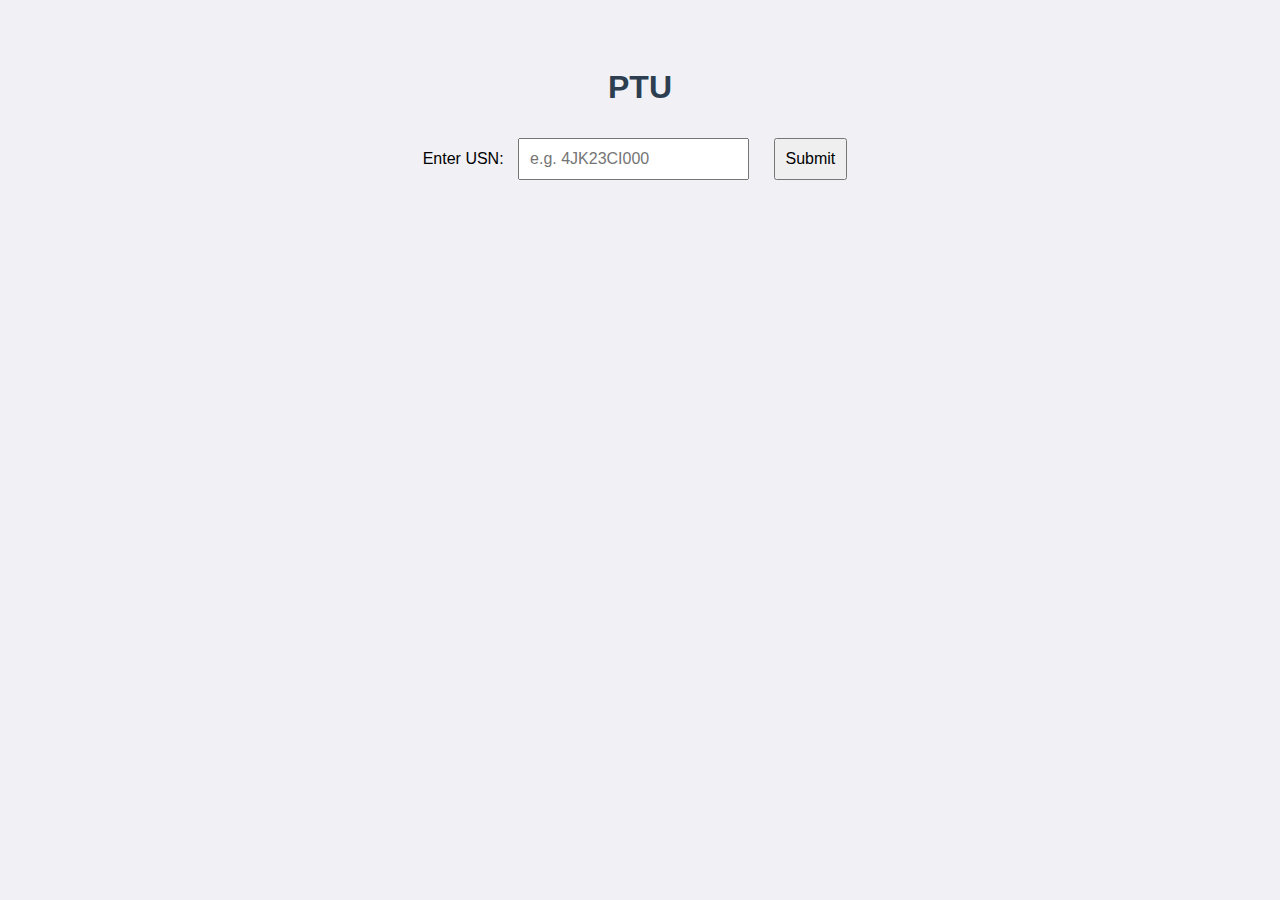
<file: index.html>
<!DOCTYPE html>
<html lang="en">
<head>
    <meta charset="UTF-8">
    <title>PTU</title>
    <style>
        body {
            font-family: Arial, sans-serif;
            padding: 40px;
            background-color: #f0f0f5;
            text-align: center;
        }
        h1 {
            color: #2c3e50;
        }
        input, button {
            padding: 10px;
            margin: 10px;
            font-size: 16px;
        }
        table {
            margin: 30px auto;
            width: 80%;
            border-collapse: collapse;
        }
        th, td {
            border: 1px solid #999;
            padding: 12px;
            text-align: center;
        }
        th {
            background-color: #333;
            color: white;
        }
        .pass {
            color: green;
            font-weight: bold;
        }
        .fail {
            color: red;
            font-weight: bold;
        }
    </style>
</head>
<body>

    <h1>PTU</h1>

    <label for="usnInput">Enter USN:</label>
    <input type="text" id="usnInput" placeholder="e.g. 4JK23CI000">
    <button onclick="showResult()">Submit</button>

    <div id="resultSection" style="display:none;">
        <table>
            <thead>
                <tr>
                    <th>USN</th>
                    <th>Name</th>
                    <th>Result</th>
                </tr>
            </thead>
            <tbody id="resultBody">
                <!-- Result row will appear here -->
            </tbody>
        </table>
    </div>

    <script>
        const students = [
            { usn: "4JK23CI001", name: "Adithya Raja anil", result: "Pass" },
            { usn: "4JK23CI002", name: "Abdu Rahman P N", result: "pass" },
            { usn: "4JK23CI005", name: "Adithya Jayan", result: "fail" },
            { usn: "4JK23CI006", name: "Adithyan M", result: "Fail" },
            { usn: "4JK23CI007", name: "Aditi Attupuram", result: "fail" },
            { usn: "4JK23CI008", name: "Ajay Manjunath Gowda", result: "pass" },
            { usn: "4JK23CI009", name: "Akash  R Chandran", result: "Pass" },
            { usn: "4JK23CI011", name: "Amisha Kotian", result: "Fail" },
            { usn: "4JK23CI012", name: "Ananya", result: "Fail" },
            { usn: "4JK23CI013", name: "Ananya", result: "Pass" },
            { usn: "4JK23CI014", name: "Anushri K R", result: "Pass" },
            { usn: "4JK23CI015", name: "Arelene Kanattu Regi", result: "Pass" },
            { usn: "4JK23CI016", name: "Ashaya A K", result: "Fail" },
            { usn: "4JK23CI017", name: "Ashwin Prakash C", result: "Fail" },
            { usn: "4JK23CI018", name: "Bhuvanashree K", result: "Pass" },
            { usn: "4JK23CI019", name: "Chethan C Malli", result: "Pass" },
            { usn: "4JK23CI020", name: "D M Moidin Mashook", result: "Fail" },
            { usn: "4JK23CI021", name: "Dhyan Gatty", result: "Pass" },
            { usn: "4JK23CI022", name: "famil v", result: "Fail" },
            { usn: "4JK23CI023", name: "Grahith Rao", result: "Pass" },
            { usn: "4JK23CI024", name: "Haneen", result: "Pass" },
            { usn: "4JK23CI025", name: "Harsha", result: "Pass" },
            { usn: "4JK23CI026", name: "harshith", result: "Fail" },
            { usn: "4JK23CI027", name: "joseph", result: "Fail" },
            { usn: "4JK23CI028", name: "Kavan Shetty", result: "Pass" },
            { usn: "4JK23CI029", name: "Mazin", result: "Pass" },
            { usn: "4JK23CI030", name: "Mishal", result: "Fail" },

            
            { usn: "4JK23CI040", name: "Pranam Shetty b d", result: "Pass" },
            { usn: "4JK23CI041", name: "Pratham", result: "Fail" },
            { usn: "4JK23CI042", name: "Pratheksha s naik", result: "Pass" },
            { usn: "4JK23CI043", name: "Prayag babu", result: "Fail" },
            { usn: "4JK23CI044", name: "Rohit talekar", result: "Fail" },
            { usn: "4JK23CI045", name: "S V Rajeshwari", result: "Fail" },
            { usn: "4JK23CI046", name: "Sameeksha uday shetty", result: "Pass" },
            { usn: "4JK23CI047", name: "Sandesh", result: "Fail" },
            { usn: "4JK23CI048", name: "Sanjana rao", result: "Pass" },
            { usn: "4JK23CI049", name: "Shaz omar", result: "pass" },
            { usn: "4JK23CI050", name: "Sharanya", result: "Fail" },
            { usn: "4JK23CI051", name: "Sharanya k", result: "Fail" },
            { usn: "4JK23CI052", name: "Shiea  S shutty", result: "Fail" },
            { usn: "4JK23CI053", name: "Shravyashree M S", result: "Fail" },
            { usn: "4JK23CI054", name: "Shreyank", result: "Pass" },
            { usn: "4JK23CI055", name: "Sidharth santhosha", result: "Fail" },
            { usn: "4JK23CI056", name: "Shyam krishna", result: "Pass" },
            { usn: "4JK23CI057", name: "Thanvi", result: "Fail" },
            { usn: "4JK23CI058", name: "U K Ahamed Shafeel", result: "Pass" },
            { usn: "4JK23CI059", name: "Venkat Sai", result: "Fail" },
            { usn: "4JK23CI060", name: "Vilas Raj", result: "Pass" },
            { usn: "4JK23CI061", name: "Vishnu B", result: "Fail" },
            { usn: "4JK23CI063", name: "Yashwantha Y", result: "Just Pass" },

              
        ];

        function showResult() {
            const input = document.getElementById('usnInput').value.trim().toUpperCase();
            const resultBody = document.getElementById('resultBody');
            const resultSection = document.getElementById('resultSection');

            // Clear previous result
            resultBody.innerHTML = '';

            // Search for the student
            const student = students.find(s => s.usn === input);

            if (student) {
                const row = `<tr>
                    <td>${student.usn}</td>
                    <td>${student.name}</td>
                    <td class="${student.result.toLowerCase()}">${student.result}</td>
                </tr>`;
                resultBody.innerHTML = row;
                resultSection.style.display = 'block';
            } else {
                resultBody.innerHTML = `<tr><td colspan="3">No result found for USN: ${input}</td></tr>`;
                resultSection.style.display = 'block';
            }
        }
    </script>

</body>
</html>
</file>
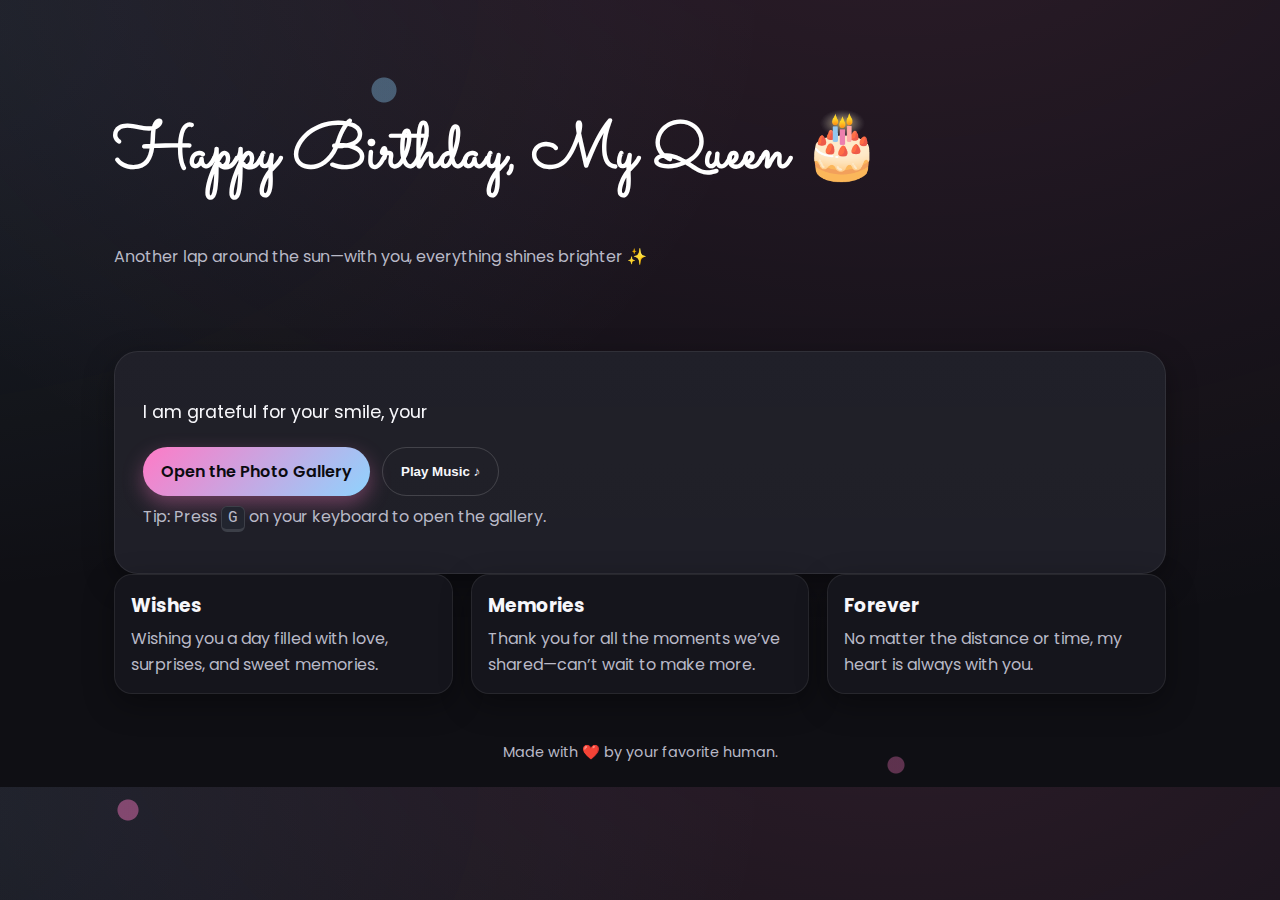
<file: birthday_website/index.html>
<!DOCTYPE html>
<html lang="en">
<head>
  <meta charset="UTF-8" />
  <meta name="viewport" content="width=device-width, initial-scale=1.0"/>
  <title>Happy Birthday, My Love 🎉</title>
  <link rel="preconnect" href="https://fonts.googleapis.com">
  <link rel="preconnect" href="https://fonts.gstatic.com" crossorigin>
  <link href="https://fonts.googleapis.com/css2?family=Poppins:wght@300;400;600;700&family=Sacramento&display=swap" rel="stylesheet">
  <link rel="stylesheet" href="styles.css" />
</head>
<body class="landing">
  <div class="floating-hearts" aria-hidden="true"></div>

  <header class="container">
    <h1 class="script">Happy Birthday, <span id="name">My Queen</span> 🎂</h1>
    <p class="tagline">Another lap around the sun—with you, everything shines brighter ✨</p>
  </header>

  <main class="container">
    <section class="card hero">
      <p class="typewriter" id="typewriter">
        I am grateful for your smile, your kindness, and your laugh. Today is for celebrating you—
        the most incredible girl in the world. I love you. 💖
      </p>
      <div class="cta-row">
        <a class="btn" href="gallery.html">Open the Photo Gallery</a>
        <button class="btn-outline" id="musicBtn" aria-pressed="false">Play Music ♪</button>
      </div>
      <p class="hint">Tip: Press <kbd>G</kbd> on your keyboard to open the gallery.</p>
    </section>

    <section class="row">
      <div class="mini-card">
        <h3>Wishes</h3>
        <p>Wishing you a day filled with love, surprises, and sweet memories.</p>
      </div>
      <div class="mini-card">
        <h3>Memories</h3>
        <p>Thank you for all the moments we’ve shared—can’t wait to make more.</p>
      </div>
      <div class="mini-card">
        <h3>Forever</h3>
        <p>No matter the distance or time, my heart is always with you.</p>
      </div>
    </section>
  </main>

  <footer class="container center small">
    Made with ❤️ by your favorite human.
  </footer>

  <audio id="song" preload="auto">
    <!-- Replace with your own mp3 if you have one, or remove this audio element -->
    <source src="https://cdn.pixabay.com/download/audio/2022/10/25/audio_0f4a3b7636.mp3?filename=romantic-ambient-124008.mp3" type="audio/mpeg">
  </audio>

  <script src="script.js"></script>
</body>
</html>
</file>
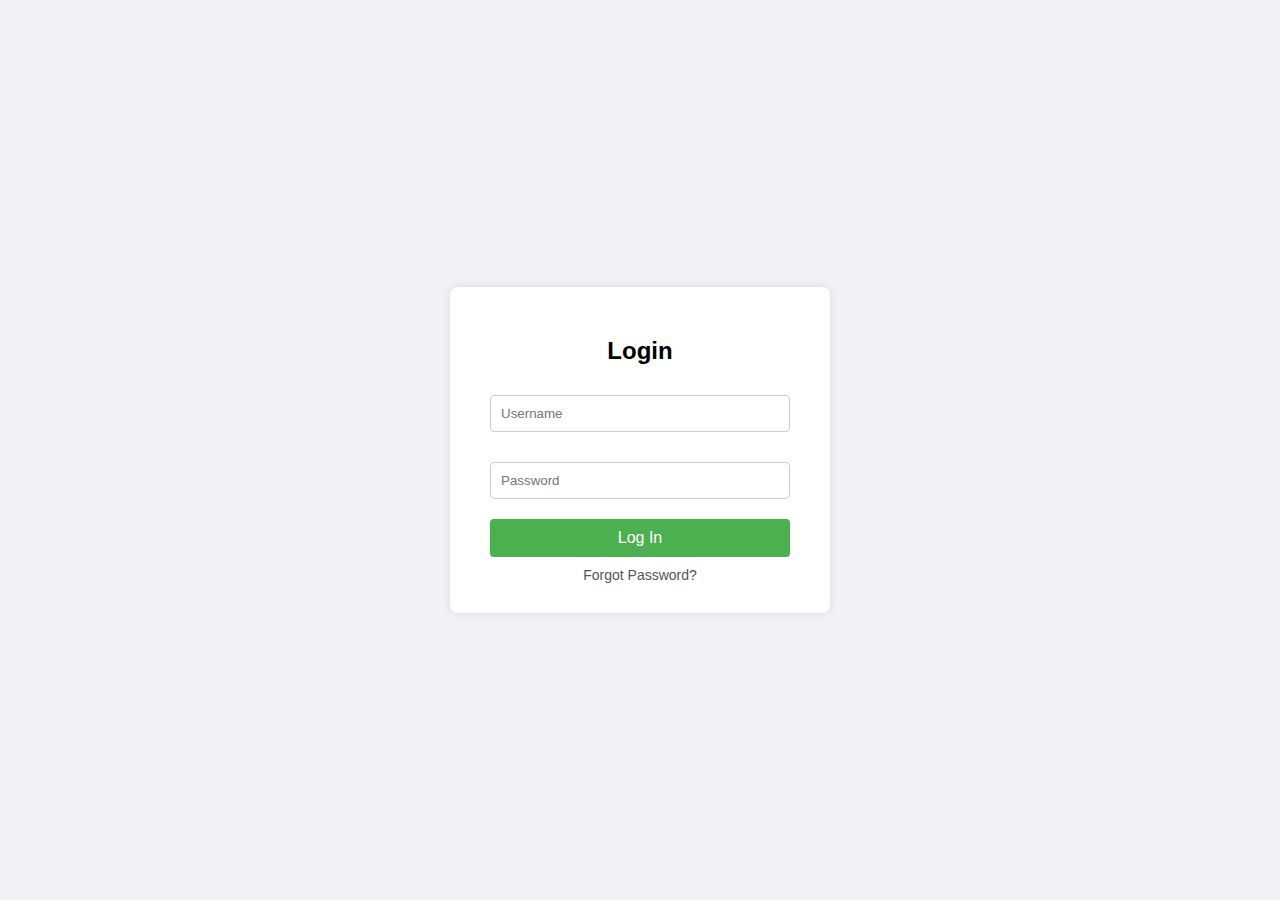
<file: sample login page/index.html>
<!DOCTYPE html>
<html lang="en">
<head>
  <meta charset="UTF-8" />
  <meta name="viewport" content="width=device-width, initial-scale=1" />
  <title>Login Page</title>
  <style>
    body {
      font-family: Arial, sans-serif;
      background: #f0f2f5;
      display: flex;
      justify-content: center;
      align-items: center;
      height: 100vh;
      margin: 0;
    }
    .login-container {
      background: white;
      padding: 30px 40px;
      border-radius: 8px;
      box-shadow: 0 0 10px rgba(0,0,0,0.1);
      width: 300px;
    }
    .login-container h2 {
      margin-bottom: 20px;
      text-align: center;
    }
    .login-container input[type="text"],
    .login-container input[type="password"] {
      width: 100%;
      padding: 10px;
      margin: 10px 0 20px 0;
      border: 1px solid #ccc;
      border-radius: 4px;
      box-sizing: border-box;
    }
    .login-container button {
      width: 100%;
      background-color: #4CAF50;
      color: white;
      padding: 10px;
      border: none;
      border-radius: 4px;
      cursor: pointer;
      font-size: 16px;
    }
    .login-container button:hover {
      background-color: #45a049;
    }
    .login-container .forgot-password {
      display: block;
      margin-top: 10px;
      font-size: 14px;
      text-align: center;
      color: #555;
      text-decoration: none;
    }
    .login-container .forgot-password:hover {
      text-decoration: underline;
    }
  </style>
</head>
<body>

  <div class="login-container">
    <h2>Login</h2>
    <form action="/login" method="post">
      <input type="text" name="username" placeholder="Username" required />
      <input type="password" name="password" placeholder="Password" required />
      <button type="submit">Log In</button>
    </form>
    <a href="#" class="forgot-password">Forgot Password?</a>
  </div>

</body>
</html>
</file>
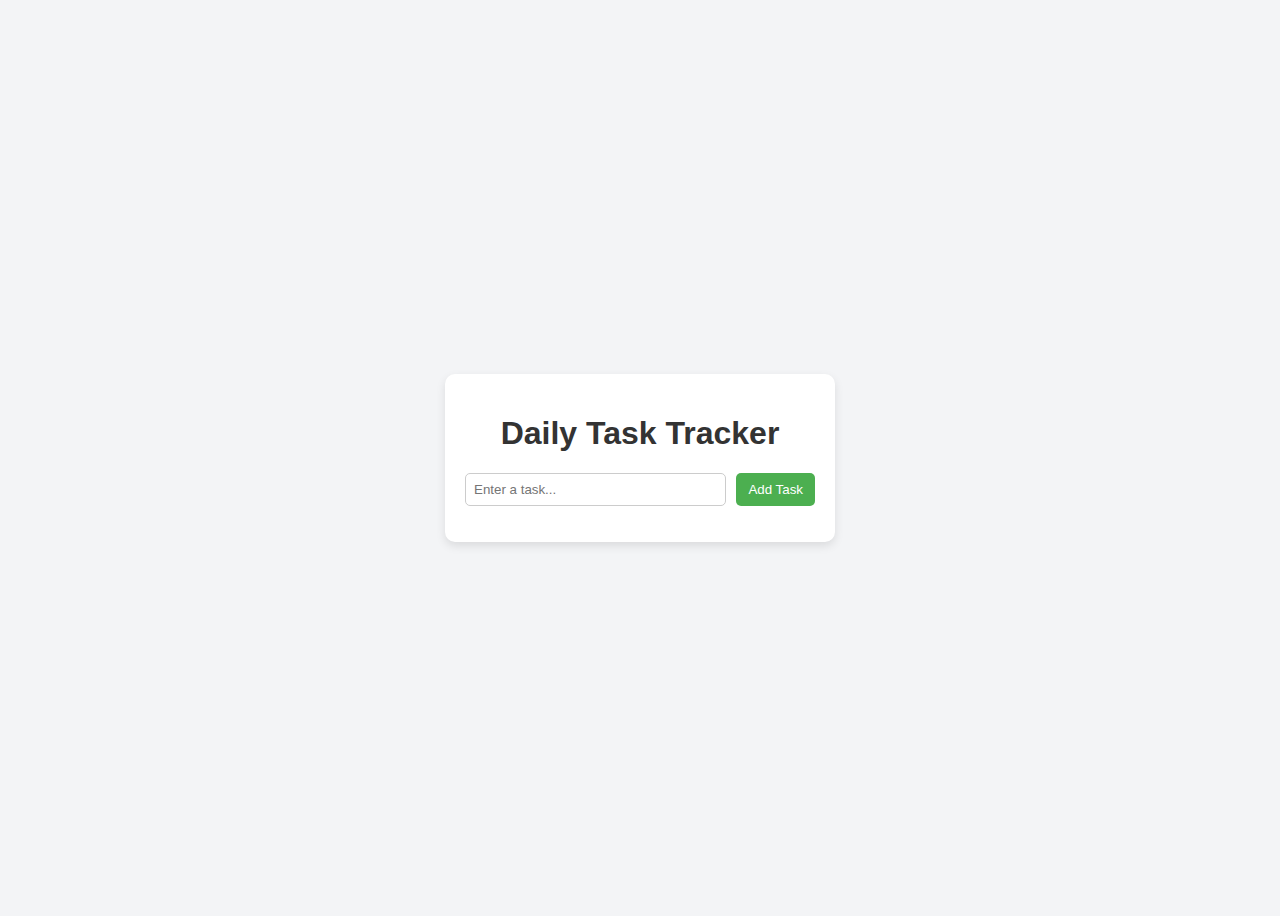
<file: task tracker/index.html>
<!DOCTYPE html>
<html lang="en">
<head>
    <meta charset="UTF-8">
    <meta name="viewport" content="width=device-width, initial-scale=1.0">
    <title>Daily Task Tracker</title>
    <link rel="stylesheet" href="style.css">
</head>
<body>
    <div class="container">
        <h1>Daily Task Tracker</h1>
        <div class="input-area">
            <input type="text" id="taskInput" placeholder="Enter a task...">
            <button id="addBtn">Add Task</button>
        </div>
        <ul id="taskList"></ul>
    </div>
    <script src="script.js"></script>
</body>
</html>
</file>
<file: birthday_website/styles.css>
/* Global styles */
:root{
  --bg: #0f0f14;
  --surface: #15151c;
  --card: #1c1c25;
  --accent: #ff7ac6;
  --accent-2: #8fd3fe;
  --text: #f7f7fb;
  --muted: #b9b9c7;
  --shadow: 0 10px 30px rgba(0,0,0,0.35);
}

*{ box-sizing: border-box; }
html, body { margin:0; padding:0; }
body {
  font-family: 'Poppins', system-ui, -apple-system, Segoe UI, Roboto, Arial, sans-serif;
  background: radial-gradient(1200px 800px at 70% -20%, rgba(255,122,198,0.12), transparent),
              radial-gradient(900px 600px at -10% 0%, rgba(143,211,254,0.10), transparent),
              var(--bg);
  color: var(--text);
}

/* Containers & layout */
.container{
  width: min(1100px, 92vw);
  margin: 0 auto;
  padding: 24px;
}
.center{ text-align:center; }
.small{ font-size: 0.9rem; color: var(--muted); }
.row{
  display: grid;
  grid-template-columns: repeat(3, 1fr);
  gap: 18px;
}
.between{ display:flex; align-items:center; justify-content:space-between; gap:16px; }

/* Headings */
h1{ font-weight: 700; letter-spacing: 0.2px; }
.script{
  font-family: 'Sacramento', cursive;
  font-size: clamp(36px, 6vw, 64px);
  color: white;
}

/* Landing */
.landing header{ margin-top: 40px; }
.tagline{ color: var(--muted); margin-top: 8px; }

.card{
  background: linear-gradient(180deg, rgba(255,255,255,0.02), rgba(255,255,255,0.01)) , var(--card);
  border: 1px solid rgba(255,255,255,0.08);
  border-radius: 24px;
  box-shadow: var(--shadow);
}
.hero{
  padding: 28px;
  margin-top: 18px;
}

.typewriter{
  line-height: 1.8;
  font-size: 1.1rem;
  position: relative;
}

.cta-row{ display:flex; gap:12px; margin-top:18px; flex-wrap:wrap; }
.btn, .btn-outline{
  border-radius: 999px;
  padding: 12px 18px;
  font-weight: 600;
  cursor: pointer;
  border: none;
  transition: transform .08s ease, box-shadow .2s ease, background .2s ease, color .2s ease;
  text-decoration: none;
}
.btn{ background: linear-gradient(135deg, var(--accent), var(--accent-2)); color:#0b0b10; box-shadow: 0 8px 20px rgba(255,122,198,0.35); }
.btn:hover{ transform: translateY(-2px); }
.btn.small{ padding: 8px 14px; font-size: 0.9rem; }
.btn-outline{
  background: transparent;
  border: 1px solid rgba(255,255,255,0.16);
  color: var(--text);
}
.btn-outline:hover{ background: rgba(255,255,255,0.06); transform: translateY(-2px); }

.hint{ color: var(--muted); margin-top: 8px; }

/* Decorative floating hearts */
.floating-hearts::before,
.floating-hearts::after{
  content: "";
  position: fixed;
  left: 0; top: 0; right: 0; bottom: 0;
  pointer-events: none;
  background:
    radial-gradient(circle at 10% 90%, rgba(255,122,198,0.25) 0 10px, transparent 11px),
    radial-gradient(circle at 30% 10%, rgba(143,211,254,0.20) 0 12px, transparent 13px),
    radial-gradient(circle at 70% 85%, rgba(255,122,198,0.18) 0 8px, transparent 9px);
  animation: float 12s linear infinite;
}
@keyframes float{
  0%{ transform: translateY(0px); filter:hue-rotate(0deg); }
  50%{ transform: translateY(-10px); }
  100%{ transform: translateY(0px); filter:hue-rotate(360deg); }
}

/* Mini cards */
.mini-card{
  background: var(--surface);
  border: 1px solid rgba(255,255,255,0.08);
  border-radius: 18px;
  padding: 16px;
  box-shadow: var(--shadow);
}
.mini-card h3{ margin: 0 0 6px; }
.mini-card p{ margin: 0; color: var(--muted); line-height: 1.6; }

/* Gallery page */
.gallery-page .container{ padding-top: 16px; }

.masonry{
  column-count: 1;
  column-gap: 14px;
  margin-top: 16px;
}
@media(min-width: 640px){ .masonry{ column-count: 2; } }
@media(min-width: 960px){ .masonry{ column-count: 3; } }

.polaroid{
  break-inside: avoid;
  background: #fff;
  color: #222;
  border-radius: 12px;
  margin: 0 0 16px;
  box-shadow: 0 12px 30px rgba(0,0,0,0.35);
  padding: 10px 10px 16px;
  transform: rotate(0deg) translateZ(0);
  transition: transform .15s ease, box-shadow .2s ease;
}
.polaroid img{
  width: 100%;
  display: block;
  border-radius: 8px;
}
.polaroid figcaption{
  font-weight: 600;
  text-align: center;
  margin-top: 8px;
}
.polaroid:hover{
  transform: rotate(0deg) scale(1.025);
  box-shadow: 0 16px 40px rgba(0,0,0,0.5);
}
.rotate-l{ transform: rotate(-2.5deg); }
.rotate-r{ transform: rotate(2deg); }

/* Confetti */
.confetti{ pointer-events:none; position: fixed; inset: 0; overflow: hidden; }

/* Keyboard hints */
kbd{
  background: #22252f;
  border: 1px solid rgba(255,255,255,0.12);
  border-bottom-width: 3px;
  border-radius: 6px;
  padding: 2px 6px;
  font-family: ui-monospace, SFMono-Regular, Menlo, Monaco, Consolas, "Liberation Mono", "Courier New", monospace;
}
</file>
<file: task tracker/style.css>
body {
    font-family: Arial, sans-serif;
    background: #f3f4f6;
    display: flex;
    justify-content: center;
    align-items: center;
    height: 100vh;
}

.container {
    background: white;
    padding: 20px;
    border-radius: 10px;
    box-shadow: 0px 4px 10px rgba(0,0,0,0.1);
    width: 350px;
}

h1 {
    text-align: center;
    color: #333;
}

.input-area {
    display: flex;
    gap: 10px;
    margin-bottom: 15px;
}

input {
    flex: 1;
    padding: 8px;
    border: 1px solid #ccc;
    border-radius: 5px;
}

button {
    background: #4CAF50;
    color: white;
    border: none;
    padding: 8px 12px;
    border-radius: 5px;
    cursor: pointer;
}

button:hover {
    background: #45a049;
}

ul {
    list-style: none;
    padding: 0;
}

li {
    background: #f9f9f9;
    margin-bottom: 8px;
    padding: 8px;
    border-radius: 5px;
    display: flex;
    justify-content: space-between;
    align-items: center;
}

li.completed {
    text-decoration: line-through;
    color: gray;
}
</file>
